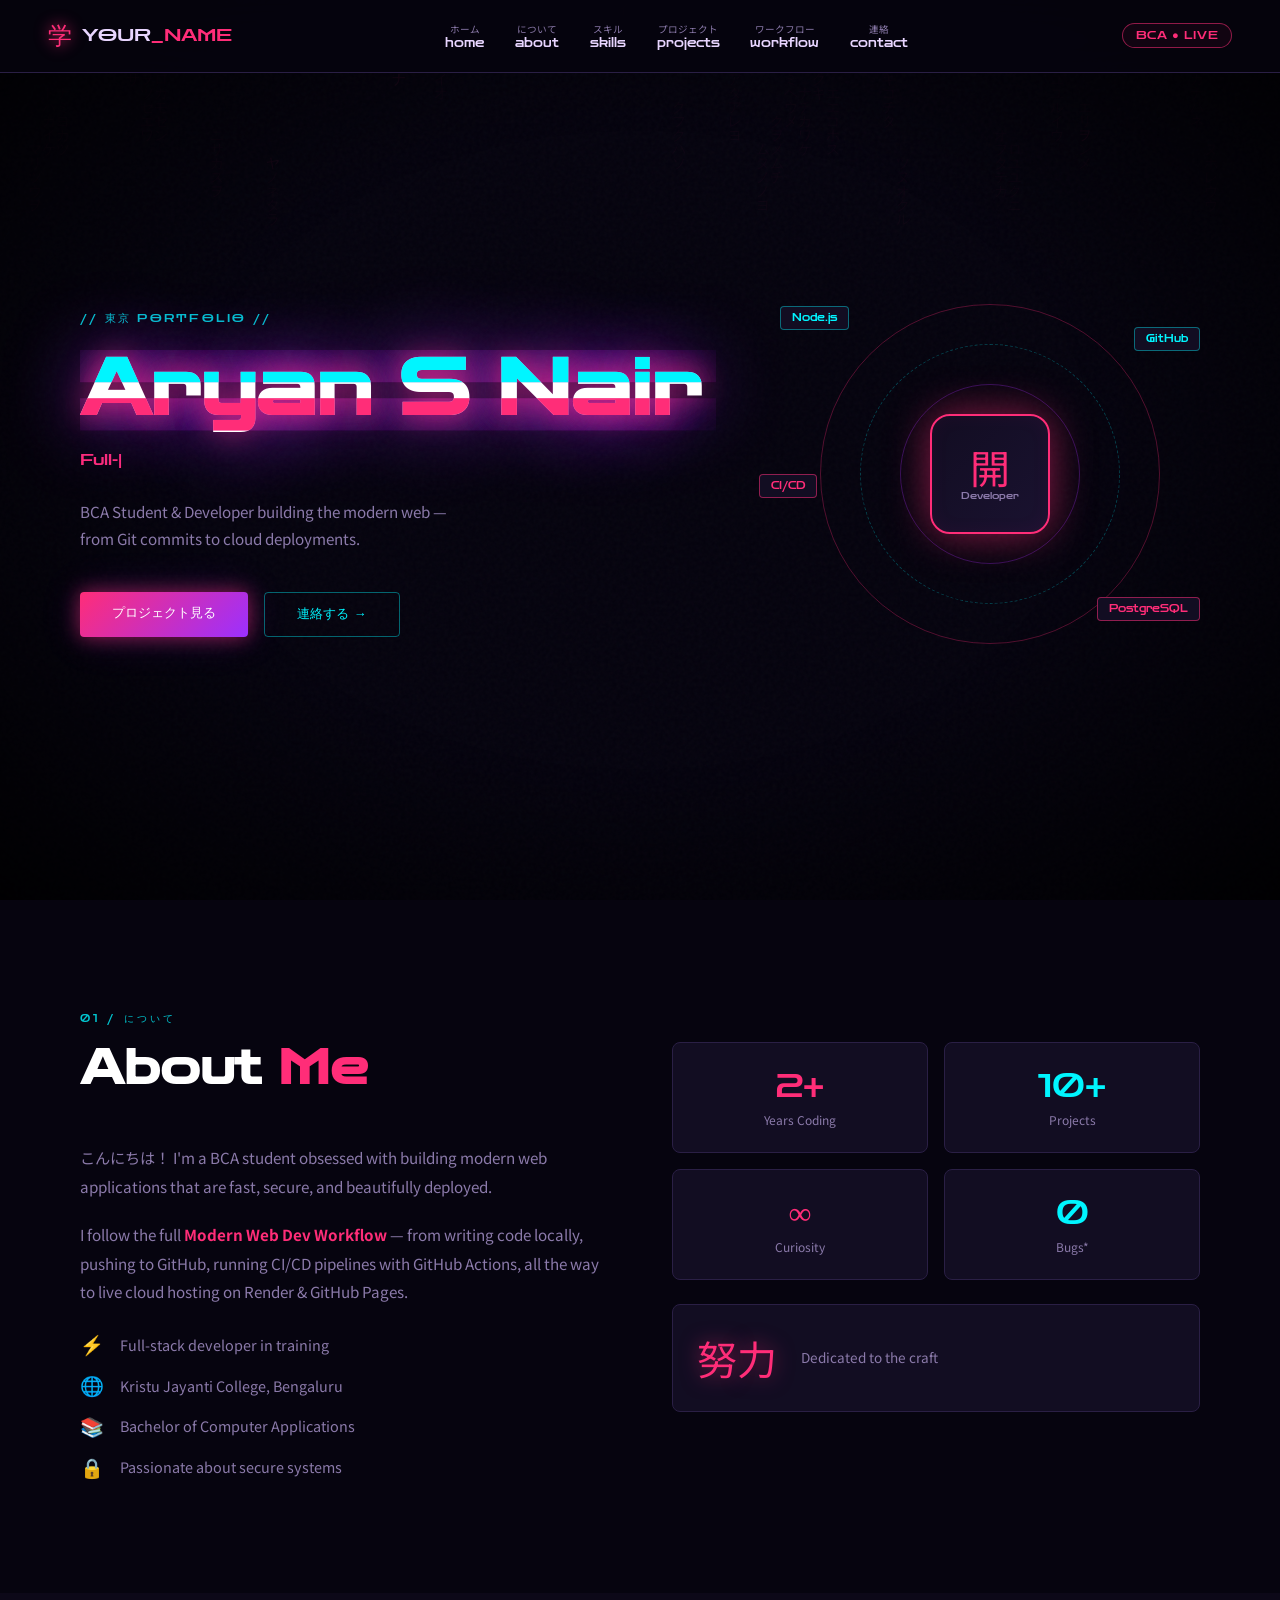
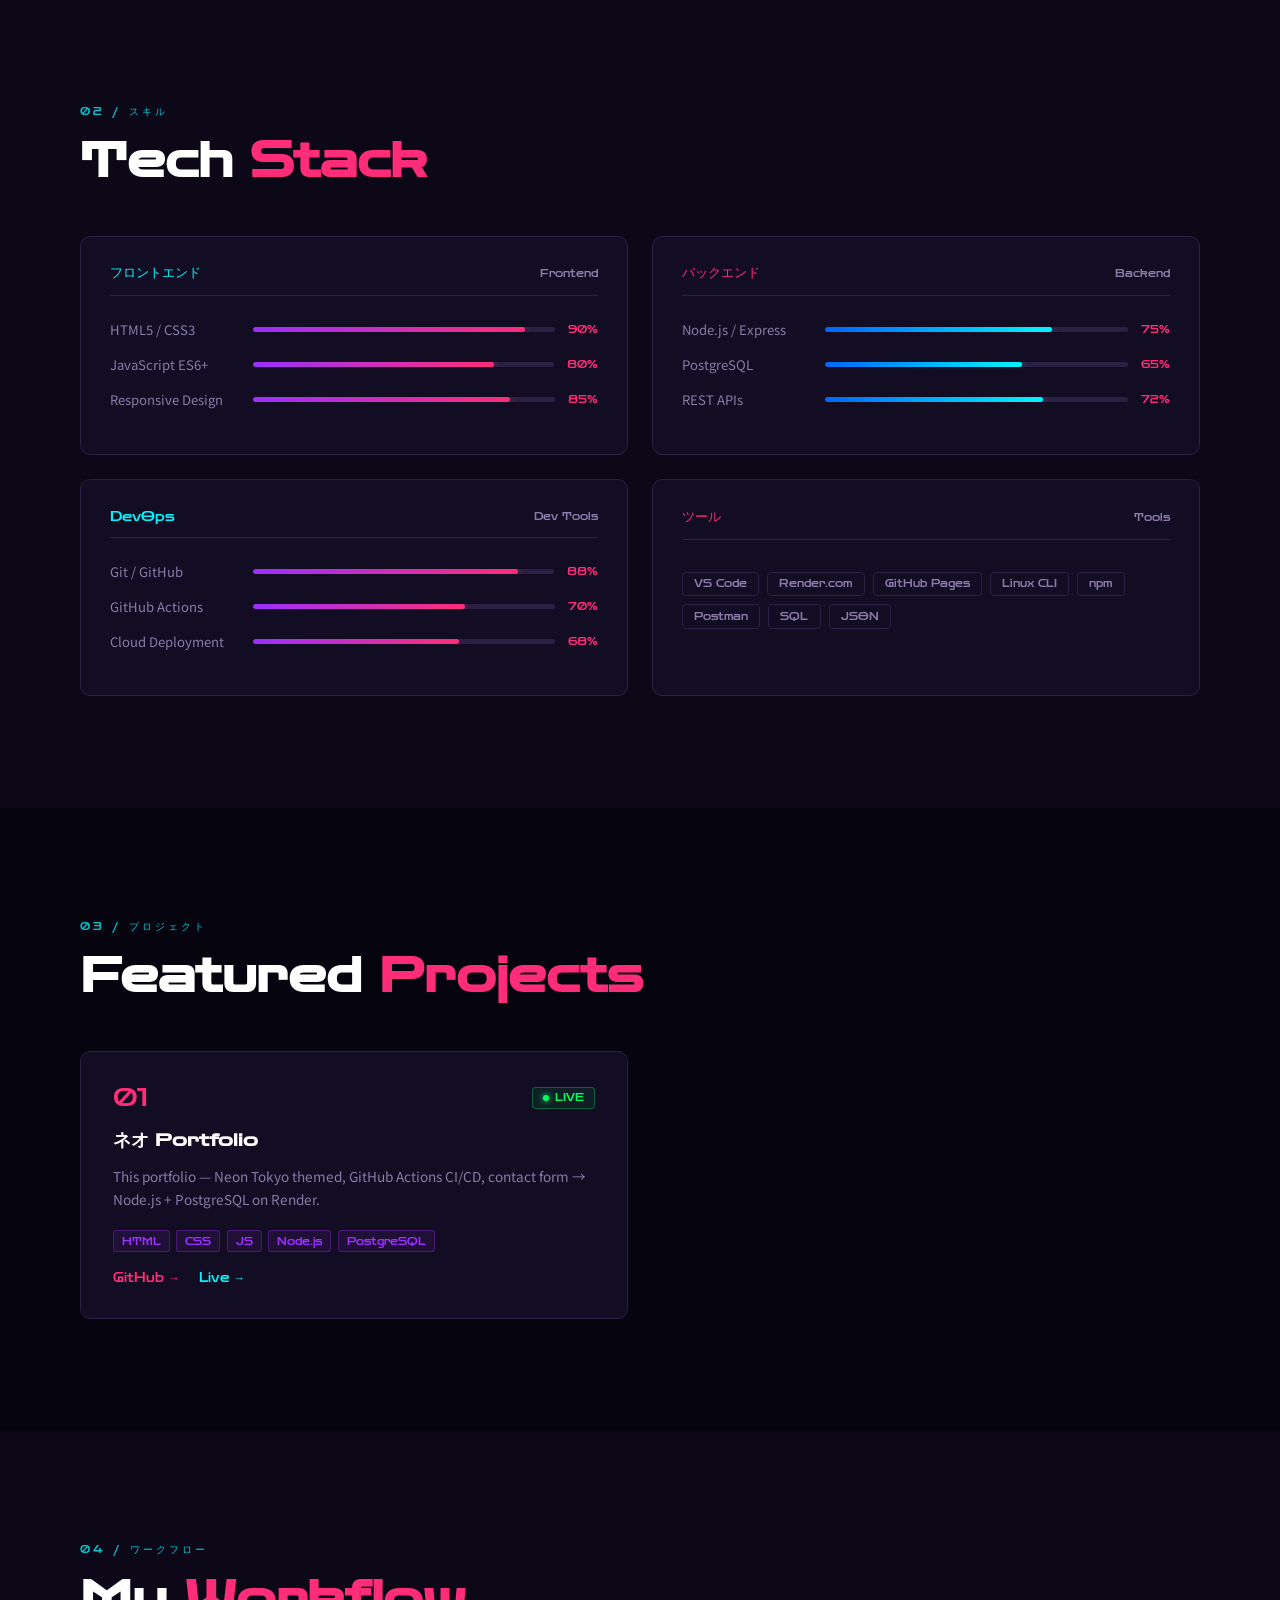
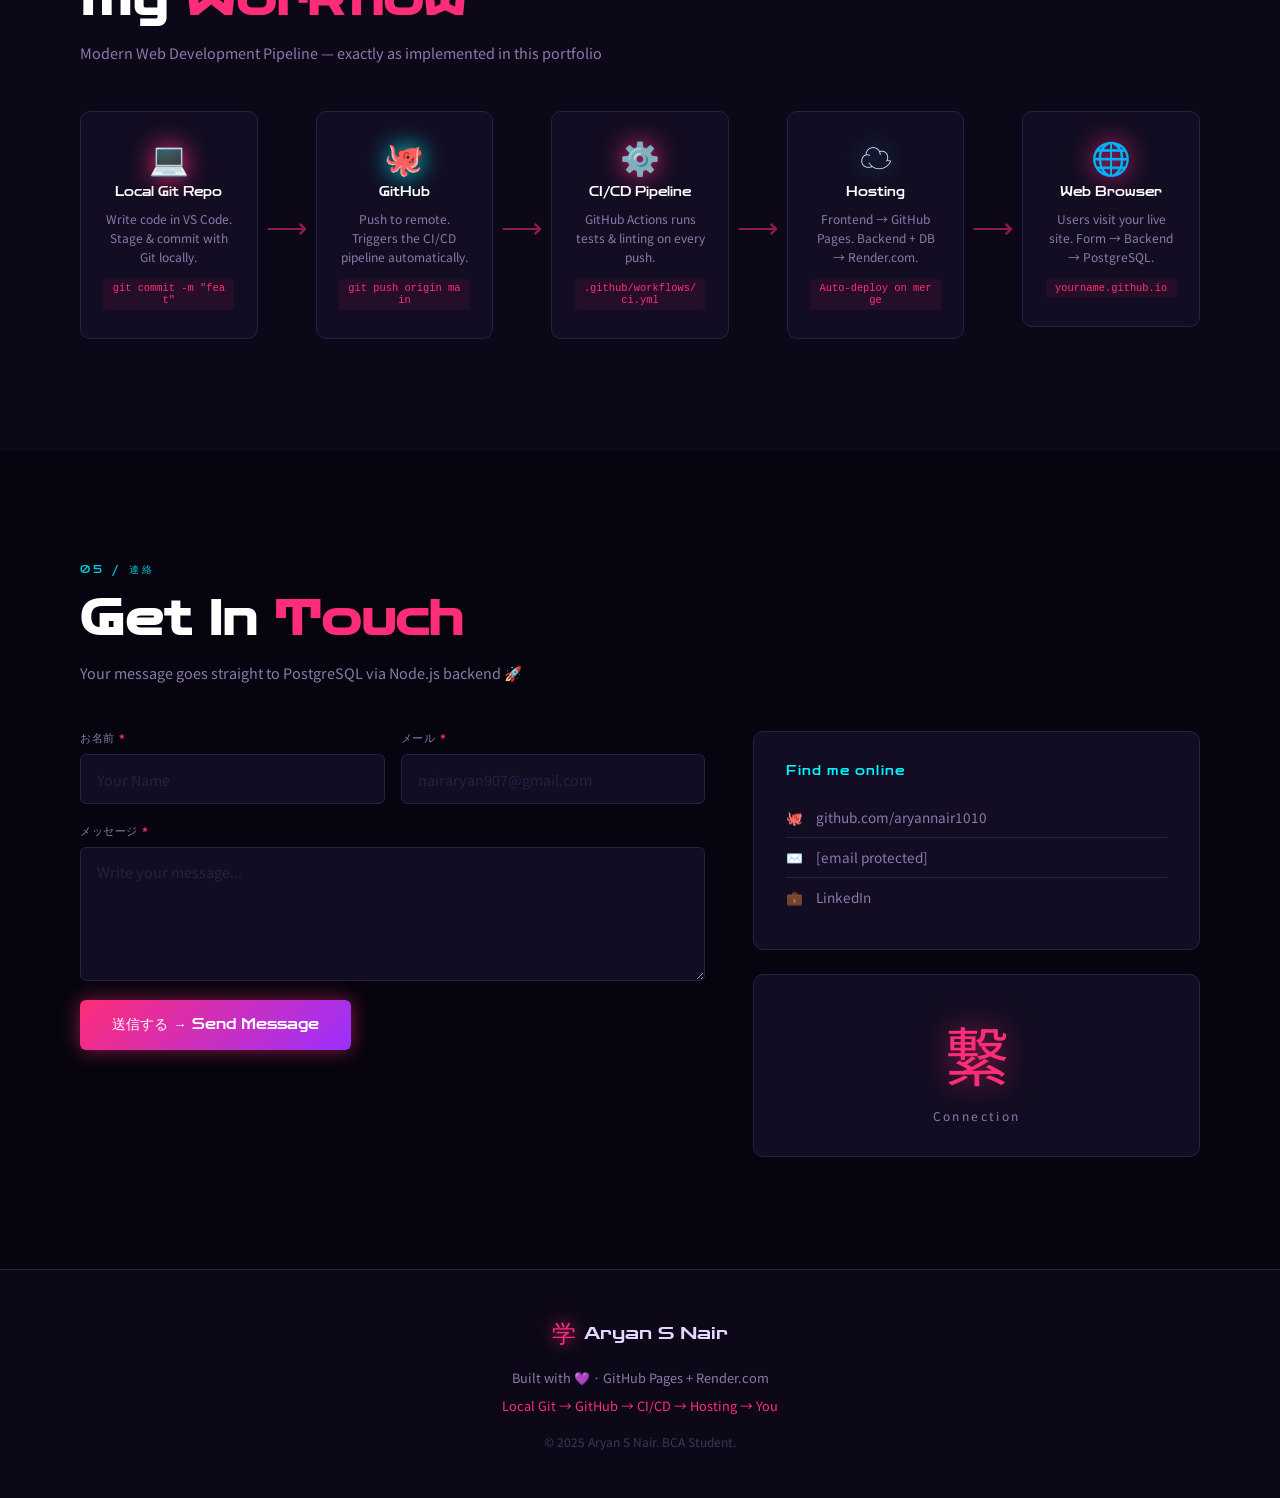
<file: index.html>
<!DOCTYPE html>
<html lang="en">
<head>
  <meta charset="UTF-8"/>
  <meta name="viewport" content="width=device-width, initial-scale=1.0"/>
  <title>Aryan S Nair — Portfolio</title>
  <link rel="preconnect" href="https://fonts.googleapis.com">
  <link href="https://fonts.googleapis.com/css2?family=Noto+Sans+JP:wght@300;400;700&family=Zen+Dots&family=Sawarabi+Gothic&display=swap" rel="stylesheet">
  <link rel="stylesheet" href="style.css"/>
</head>
<body>

  <canvas id="rain"></canvas>
  <div class="noise"></div>
  <div class="vignette"></div>

  <!-- NAV -->
  <nav id="navbar">
    <div class="nav-brand">
      <span class="kanji-logo">学</span>
      <span class="brand-text">YOUR<span class="pink">_NAME</span></span>
    </div>
    <ul class="nav-links">
      <li><a href="#hero"><span class="nav-jp">ホーム</span><span class="nav-en">home</span></a></li>
      <li><a href="#about"><span class="nav-jp">について</span><span class="nav-en">about</span></a></li>
      <li><a href="#skills"><span class="nav-jp">スキル</span><span class="nav-en">skills</span></a></li>
      <li><a href="#projects"><span class="nav-jp">プロジェクト</span><span class="nav-en">projects</span></a></li>
      <li><a href="#workflow"><span class="nav-jp">ワークフロー</span><span class="nav-en">workflow</span></a></li>
      <li><a href="#contact"><span class="nav-jp">連絡</span><span class="nav-en">contact</span></a></li>
    </ul>
    <div class="nav-pill">BCA <span class="pink">●</span> LIVE</div>
  </nav>

  <!-- ═══════════ HERO ═══════════ -->
  <section id="hero">
    <div class="hero-left">
      <div class="glitch-tag">// 東京 PORTFOLIO //</div>
      <h1 class="hero-name glitch" data-text="Aryan S Nair">Aryan S Nair</h1>
      <div class="hero-sub">
        <span id="typed"></span><span class="cursor-blink">|</span>
      </div>
      <p class="hero-desc">BCA Student &amp; Developer building the modern web —<br>from Git commits to cloud deployments.</p>
      <div class="hero-btns">
        <a href="#projects" class="btn-neon">プロジェクト見る</a>
        <a href="#contact" class="btn-ghost">連絡する →</a>
      </div>
    </div>
    <div class="hero-right">
      <div class="tokyo-art">
        <div class="ring r1"></div>
        <div class="ring r2"></div>
        <div class="ring r3"></div>
        <div class="avatar-hex">
          <span class="av-kanji">開</span>
          <span class="av-label">Developer</span>
        </div>
        <div class="ftag t1">Node.js</div>
        <div class="ftag t2">PostgreSQL</div>
        <div class="ftag t3">CI/CD</div>
        <div class="ftag t4">GitHub</div>
      </div>
    </div>
  </section>

  <!-- ═══════════ ABOUT ═══════════ -->
  <section id="about" class="section">
    <div class="sec-label">01 / について</div>
    <div class="about-wrap">
      <div class="about-left">
        <h2 class="sec-title">About <span class="pink">Me</span></h2>
        <p class="about-text">こんにちは！ I'm a BCA student obsessed with building modern web applications that are fast, secure, and beautifully deployed.</p>
        <p class="about-text">I follow the full <strong class="pink">Modern Web Dev Workflow</strong> — from writing code locally, pushing to GitHub, running CI/CD pipelines with GitHub Actions, all the way to live cloud hosting on Render &amp; GitHub Pages.</p>
        <div class="facts">
          <div class="fact"><span>⚡</span><span>Full-stack developer in training</span></div>
          <div class="fact"><span>🌐</span><span>Kristu Jayanti College, Bengaluru</span></div>
          <div class="fact"><span>📚</span><span>Bachelor of Computer Applications</span></div>
          <div class="fact"><span>🔒</span><span>Passionate about secure systems</span></div>
        </div>
      </div>
      <div class="about-right">
        <div class="stat-grid">
          <div class="stat-card"><div class="sv pink">2+</div><div class="sk">Years Coding</div></div>
          <div class="stat-card"><div class="sv cyan">10+</div><div class="sk">Projects</div></div>
          <div class="stat-card"><div class="sv pink">∞</div><div class="sk">Curiosity</div></div>
          <div class="stat-card"><div class="sv cyan">0</div><div class="sk">Bugs*</div></div>
        </div>
        <div class="about-badge">
          <span class="badge-kanji">努力</span>
          <span class="badge-text">Dedicated to the craft</span>
        </div>
      </div>
    </div>
  </section>

  <!-- ═══════════ SKILLS ═══════════ -->
  <section id="skills" class="section alt">
    <div class="sec-label">02 / スキル</div>
    <h2 class="sec-title">Tech <span class="pink">Stack</span></h2>
    <div class="skills-grid">
      <div class="skill-block">
        <div class="sk-head cyan">フロントエンド <span>Frontend</span></div>
        <div class="sk-row"><span>HTML5 / CSS3</span><div class="bt"><div class="bf pink" style="--w:90%"></div></div><span class="pct">90%</span></div>
        <div class="sk-row"><span>JavaScript ES6+</span><div class="bt"><div class="bf pink" style="--w:80%"></div></div><span class="pct">80%</span></div>
        <div class="sk-row"><span>Responsive Design</span><div class="bt"><div class="bf pink" style="--w:85%"></div></div><span class="pct">85%</span></div>
      </div>
      <div class="skill-block">
        <div class="sk-head pink">バックエンド <span>Backend</span></div>
        <div class="sk-row"><span>Node.js / Express</span><div class="bt"><div class="bf cyan" style="--w:75%"></div></div><span class="pct">75%</span></div>
        <div class="sk-row"><span>PostgreSQL</span><div class="bt"><div class="bf cyan" style="--w:65%"></div></div><span class="pct">65%</span></div>
        <div class="sk-row"><span>REST APIs</span><div class="bt"><div class="bf cyan" style="--w:72%"></div></div><span class="pct">72%</span></div>
      </div>
      <div class="skill-block">
        <div class="sk-head cyan">DevOps <span>Dev Tools</span></div>
        <div class="sk-row"><span>Git / GitHub</span><div class="bt"><div class="bf pink" style="--w:88%"></div></div><span class="pct">88%</span></div>
        <div class="sk-row"><span>GitHub Actions</span><div class="bt"><div class="bf pink" style="--w:70%"></div></div><span class="pct">70%</span></div>
        <div class="sk-row"><span>Cloud Deployment</span><div class="bt"><div class="bf pink" style="--w:68%"></div></div><span class="pct">68%</span></div>
      </div>
      <div class="skill-block">
        <div class="sk-head pink">ツール <span>Tools</span></div>
        <div class="pills">
          <span>VS Code</span><span>Render.com</span><span>GitHub Pages</span>
          <span>Linux CLI</span><span>npm</span><span>Postman</span>
          <span>SQL</span><span>JSON</span>
        </div>
      </div>
    </div>
  </section>

  <!-- ═══════════ PROJECTS ═══════════ -->
  <section id="projects" class="section">
    <div class="sec-label">03 / プロジェクト</div>
    <h2 class="sec-title">Featured <span class="pink">Projects</span></h2>
    <div class="proj-grid">
      <div class="proj-card">
        <div class="proj-top"><span class="proj-num pink">01</span><span class="badge-live"><span class="dg"></span>LIVE</span></div>
        <h3>ネオ Portfolio</h3>
        <p>This portfolio — Neon Tokyo themed, GitHub Actions CI/CD, contact form → Node.js + PostgreSQL on Render.</p>
        <div class="p-stack"><span>HTML</span><span>CSS</span><span>JS</span><span>Node.js</span><span>PostgreSQL</span></div>
        <div class="p-links"><a href="https://github.com/aryannair1010/project2" class="pl pink">GitHub →</a><a href="https://aryannair1010.github.io/project2/" class="pl cyan">Live →</a></div>
      </div>
    </div>
  </section>

  <!-- ═══════════ WORKFLOW ═══════════ -->
  <section id="workflow" class="section alt">
    <div class="sec-label">04 / ワークフロー</div>
    <h2 class="sec-title">My <span class="pink">Workflow</span></h2>
    <p class="wf-sub">Modern Web Development Pipeline — exactly as implemented in this portfolio</p>
    <div class="wf-flow">
      <div class="wf-step">
        <div class="wf-icon pg">💻</div>
        <div class="wf-name">Local Git Repo</div>
        <div class="wf-desc">Write code in VS Code. Stage &amp; commit with Git locally.</div>
        <code>git commit -m "feat"</code>
      </div>
      <div class="wf-arr">⟶</div>
      <div class="wf-step">
        <div class="wf-icon cg">🐙</div>
        <div class="wf-name">GitHub</div>
        <div class="wf-desc">Push to remote. Triggers the CI/CD pipeline automatically.</div>
        <code>git push origin main</code>
      </div>
      <div class="wf-arr">⟶</div>
      <div class="wf-step">
        <div class="wf-icon pg">⚙️</div>
        <div class="wf-name">CI/CD Pipeline</div>
        <div class="wf-desc">GitHub Actions runs tests &amp; linting on every push.</div>
        <code>.github/workflows/ci.yml</code>
      </div>
      <div class="wf-arr">⟶</div>
      <div class="wf-step">
        <div class="wf-icon cg">☁️</div>
        <div class="wf-name">Hosting</div>
        <div class="wf-desc">Frontend → GitHub Pages. Backend + DB → Render.com.</div>
        <code>Auto-deploy on merge</code>
      </div>
      <div class="wf-arr">⟶</div>
      <div class="wf-step">
        <div class="wf-icon pg">🌐</div>
        <div class="wf-name">Web Browser</div>
        <div class="wf-desc">Users visit your live site. Form → Backend → PostgreSQL.</div>
        <code>yourname.github.io</code>
      </div>
    </div>
  </section>

  <!-- ═══════════ CONTACT ═══════════ -->
  <section id="contact" class="section">
    <div class="sec-label">05 / 連絡</div>
    <h2 class="sec-title">Get In <span class="pink">Touch</span></h2>
    <p class="contact-sub">Your message goes straight to PostgreSQL via Node.js backend 🚀</p>
    <div class="contact-wrap">
      <form id="contact-form">
        <div class="form-row">
          <div class="fg">
            <label>お名前 <span class="pink">*</span></label>
            <input type="text" id="fname" placeholder="Your Name" required/>
          </div>
          <div class="fg">
            <label>メール <span class="pink">*</span></label>
            <input type="email" id="femail" placeholder="nairaryan907@gmail.com" required/>
          </div>
        </div>
        <div class="fg">
          <label>メッセージ <span class="pink">*</span></label>
          <textarea id="fmessage" rows="5" placeholder="Write your message..." required></textarea>
        </div>
        <button type="submit" id="submit-btn">
          <span id="btn-text">送信する → Send Message</span>
        </button>
        <div id="form-status"></div>
      </form>
      <div class="contact-side">
        <div class="ci-card">
          <div class="ci-title">Find me online</div>
          <a href="https://github.com/aryannair1010" class="ci-link" target="_blank"><span>🐙</span> github.com/aryannair1010</a>
          <a href="/cdn-cgi/l/email-protection#dca5b3a99cb9b1bdb5b0f2bfb3b1" class="ci-link"><span>✉️</span> <span class="__cf_email__" data-cfemail="9ee7f1ebdefbf3fff7f2b0fdf1f3">[email&#160;protected]</span></a>
          <a href="https://linkedin.com/in/aryannair1010" class="ci-link" target="_blank"><span>💼</span> LinkedIn</a>
        </div>
        <div class="kanji-art">
          <span>繋</span>
          <p>Connection</p>
        </div>
      </div>
    </div>
  </section>

  <footer>
    <div class="footer-in">
      <div class="footer-brand"><span class="kanji-logo">学</span> Aryan S Nair</div>
      <p>Built with 💜 · GitHub Pages + Render.com</p>
      <p class="pink">Local Git → GitHub → CI/CD → Hosting → You</p>
     <p style="opacity:.4;font-size:.75rem;margin-top:.5rem">© 2025 Aryan S Nair. BCA Student.</p>
    </div>
  </footer>

  <script src="script.js"></script>
</body>
</html>
</file>
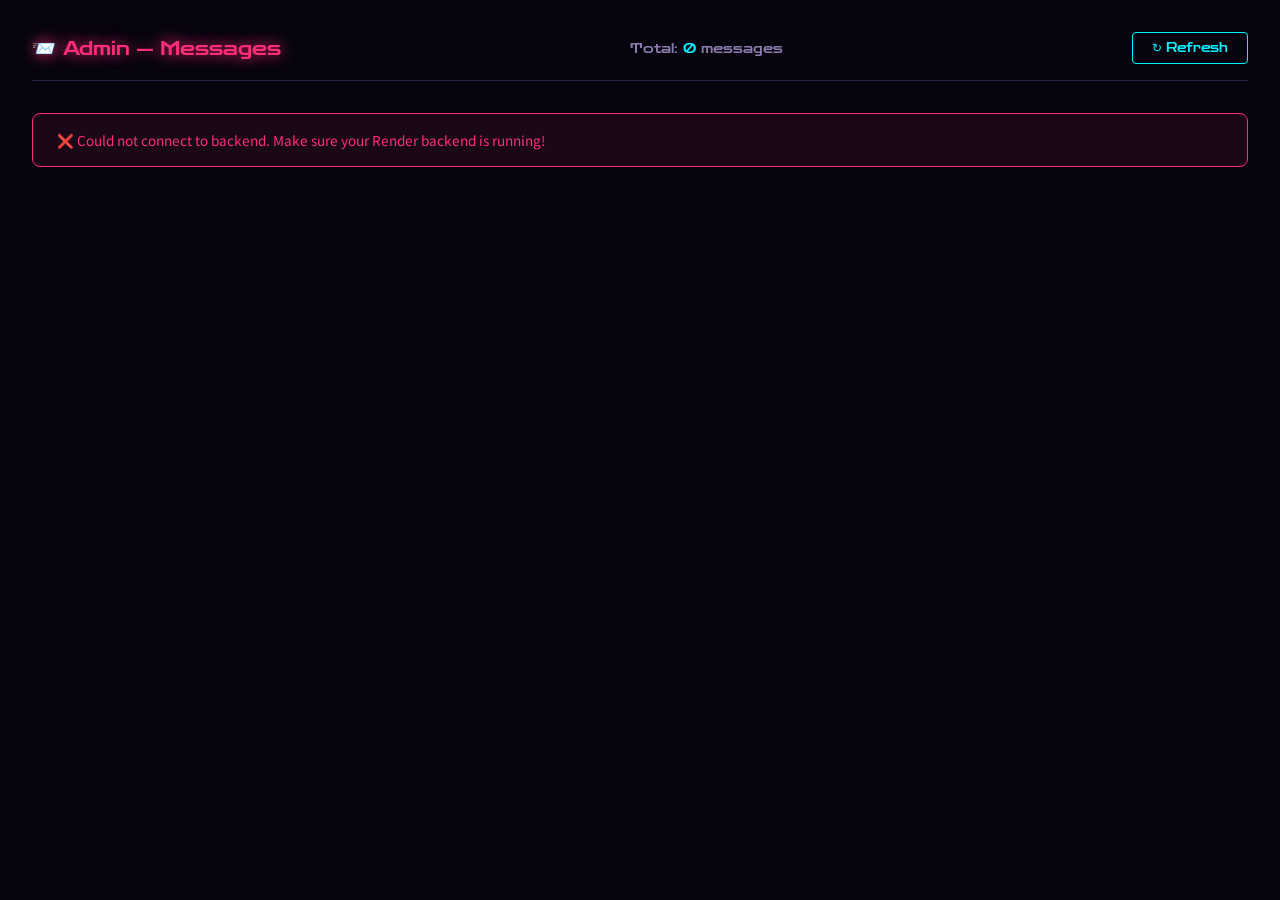
<file: admin.html>
<!DOCTYPE html>
<html lang="en">
<head>
  <meta charset="UTF-8"/>
  <meta name="viewport" content="width=device-width, initial-scale=1.0"/>
  <title>Admin — Messages</title>
  <link href="https://fonts.googleapis.com/css2?family=Zen+Dots&family=Noto+Sans+JP&display=swap" rel="stylesheet">
  <style>
    :root {
      --pink: #ff2d78;
      --cyan: #00f5ff;
      --bg: #06040f;
      --card: #120d22;
      --border: #2a1f45;
      --text: #e8d5ff;
      --muted: #8b7aaa;
    }

    * { box-sizing: border-box; margin: 0; padding: 0; }

    body {
      background: var(--bg);
      color: var(--text);
      font-family: 'Noto Sans JP', sans-serif;
      min-height: 100vh;
      padding: 2rem;
    }

    header {
      display: flex;
      align-items: center;
      justify-content: space-between;
      margin-bottom: 2rem;
      padding-bottom: 1rem;
      border-bottom: 1px solid var(--border);
    }

    .logo {
      font-family: 'Zen Dots', cursive;
      font-size: 1.2rem;
      color: var(--pink);
      text-shadow: 0 0 15px var(--pink);
    }

    .stats {
      font-family: 'Zen Dots', cursive;
      font-size: .8rem;
      color: var(--muted);
    }

    .stats span { color: var(--cyan); }

    .refresh-btn {
      font-family: 'Zen Dots', cursive;
      font-size: .75rem;
      padding: .5rem 1.2rem;
      background: transparent;
      border: 1px solid var(--cyan);
      color: var(--cyan);
      border-radius: 4px;
      cursor: pointer;
      transition: all .2s;
    }
    .refresh-btn:hover {
      background: rgba(0,245,255,.08);
      box-shadow: 0 0 15px rgba(0,245,255,.3);
    }

    #loading {
      text-align: center;
      padding: 4rem;
      font-family: 'Zen Dots', cursive;
      color: var(--muted);
      font-size: .9rem;
    }

    #error-msg {
      display: none;
      background: rgba(255,45,120,.08);
      border: 1px solid var(--pink);
      color: var(--pink);
      padding: 1rem 1.5rem;
      border-radius: 8px;
      font-size: .85rem;
      margin-bottom: 1.5rem;
    }

    #no-messages {
      display: none;
      text-align: center;
      padding: 4rem;
      color: var(--muted);
      font-family: 'Zen Dots', cursive;
      font-size: .85rem;
    }

    .messages-grid {
      display: grid;
      grid-template-columns: repeat(auto-fill, minmax(320px, 1fr));
      gap: 1.2rem;
    }

    .msg-card {
      background: var(--card);
      border: 1px solid var(--border);
      border-radius: 10px;
      padding: 1.5rem;
      transition: border-color .3s, transform .2s;
      position: relative;
      overflow: hidden;
    }
    .msg-card::before {
      content: '';
      position: absolute; top: 0; left: 0; right: 0; height: 2px;
      background: linear-gradient(90deg, var(--pink), var(--cyan));
    }
    .msg-card:hover {
      border-color: var(--pink);
      transform: translateY(-3px);
    }

    .msg-id {
      font-family: 'Zen Dots', cursive;
      font-size: .65rem;
      color: var(--muted);
      margin-bottom: .8rem;
    }
    .msg-id span { color: var(--pink); }

    .msg-name {
      font-family: 'Zen Dots', cursive;
      font-size: 1rem;
      color: #fff;
      margin-bottom: .3rem;
    }

    .msg-email {
      font-size: .8rem;
      color: var(--cyan);
      margin-bottom: 1rem;
      text-decoration: none;
    }
    .msg-email:hover { text-decoration: underline; }

    .msg-body {
      font-size: .85rem;
      color: var(--text);
      line-height: 1.7;
      background: rgba(255,255,255,.03);
      padding: .8rem;
      border-radius: 6px;
      border-left: 2px solid var(--pink);
    }

    .msg-time {
      font-size: .7rem;
      color: var(--muted);
      margin-top: .8rem;
      text-align: right;
    }
  </style>
</head>
<body>

  <header>
    <div class="logo">📨 Admin — Messages</div>
    <div class="stats">Total: <span id="count">...</span> messages</div>
    <button class="refresh-btn" onclick="loadMessages()">↻ Refresh</button>
  </header>

  <div id="error-msg">❌ Could not connect to backend. Make sure your Render backend is running!</div>
  <div id="loading">Loading messages...</div>
  <div id="no-messages">📭 No messages yet. Share your portfolio!</div>
  <div class="messages-grid" id="messages-grid"></div>

  <script>
    // ⚠️ Replace with your Render backend URL
    const BACKEND_URL = 'https://portfolio-backend-wjgs.onrender.com';

    async function loadMessages() {
      const loading   = document.getElementById('loading');
      const grid      = document.getElementById('messages-grid');
      const errorMsg  = document.getElementById('error-msg');
      const noMsg     = document.getElementById('no-messages');
      const count     = document.getElementById('count');

      loading.style.display = 'block';
      grid.innerHTML = '';
      errorMsg.style.display = 'none';
      noMsg.style.display = 'none';

      try {
        const res  = await fetch(`${BACKEND_URL}/messages`);
        const data = await res.json();
        const msgs = data.messages || [];

        loading.style.display = 'none';
        count.textContent = msgs.length;

        if (msgs.length === 0) {
          noMsg.style.display = 'block';
          return;
        }

        msgs.forEach(msg => {
          const date = msg.created_at
            ? new Date(msg.created_at).toLocaleString()
            : 'No date';

          const card = document.createElement('div');
          card.className = 'msg-card';
          card.innerHTML = `
            <div class="msg-id">ID: <span>#${msg.id}</span></div>
            <div class="msg-name">${escapeHtml(msg.name)}</div>
            <a class="msg-email" href="mailto:${escapeHtml(msg.email)}">${escapeHtml(msg.email)}</a>
            <div class="msg-body">${escapeHtml(msg.message)}</div>
            <div class="msg-time">📅 ${date}</div>
          `;
          grid.appendChild(card);
        });

      } catch (err) {
        loading.style.display = 'none';
        errorMsg.style.display = 'block';
        count.textContent = '0';
        console.error('Error:', err);
      }
    }

    function escapeHtml(str) {
      return String(str)
        .replace(/&/g, '&amp;')
        .replace(/</g, '&lt;')
        .replace(/>/g, '&gt;');
    }

    // Load on page open
    loadMessages();
  </script>

</body>
</html>
</file>
<file: style.css>
/* ══════════════════════════════════════
   NEON TOKYO — Portfolio CSS
   ══════════════════════════════════════ */

:root {
  --pink:    #ff2d78;
  --pink-dim: #ff2d7888;
  --cyan:    #00f5ff;
  --cyan-dim: #00f5ff66;
  --purple:  #9b30ff;
  --bg:      #06040f;
  --bg2:     #0c0818;
  --card:    #120d22;
  --card2:   #1a1230;
  --border:  #2a1f45;
  --text:    #e8d5ff;
  --muted:   #8b7aaa;
  --font-display: 'Zen Dots', cursive;
  --font-body:    'Noto Sans JP', sans-serif;
}

*, *::before, *::after { box-sizing: border-box; margin: 0; padding: 0; }

html { scroll-behavior: smooth; }

body {
  background: var(--bg);
  color: var(--text);
  font-family: var(--font-body);
  overflow-x: hidden;
  cursor: crosshair;
}

/* ── Canvas rain ── */
#rain {
  position: fixed; inset: 0;
  pointer-events: none;
  z-index: 0; opacity: .07;
}

/* ── Noise overlay ── */
.noise {
  position: fixed; inset: 0; z-index: 1;
  pointer-events: none;
  background-image: url("data:image/svg+xml,%3Csvg viewBox='0 0 256 256' xmlns='http://www.w3.org/2000/svg'%3E%3Cfilter id='n'%3E%3CfeTurbulence type='fractalNoise' baseFrequency='0.9' numOctaves='4' stitchTiles='stitch'/%3E%3C/filter%3E%3Crect width='100%25' height='100%25' filter='url(%23n)' opacity='1'/%3E%3C/svg%3E");
  opacity: .03;
}

.vignette {
  position: fixed; inset: 0; z-index: 1; pointer-events: none;
  background: radial-gradient(ellipse at center, transparent 50%, rgba(0,0,0,.85) 100%);
}

/* ══════════ NAVBAR ══════════ */
#navbar {
  position: fixed; top: 0; left: 0; right: 0; z-index: 100;
  display: flex; align-items: center; gap: 2rem;
  padding: .9rem 3rem;
  background: rgba(6,4,15,.85);
  backdrop-filter: blur(20px);
  border-bottom: 1px solid var(--border);
}

.nav-brand {
  display: flex; align-items: center; gap: .6rem;
  font-family: var(--font-display); font-size: 1.1rem;
  text-decoration: none; color: var(--text);
  flex-shrink: 0;
}

.kanji-logo {
  font-size: 1.5rem; color: var(--pink);
  text-shadow: 0 0 15px var(--pink);
}

.nav-links {
  display: flex; gap: 0; list-style: none;
  margin: 0 auto;
}

.nav-links a {
  display: flex; flex-direction: column; align-items: center;
  padding: .4rem .9rem; text-decoration: none;
  border: 1px solid transparent; border-radius: 4px;
  transition: all .2s;
}

.nav-jp { font-size: .6rem; color: var(--muted); }
.nav-en { font-size: .75rem; color: var(--text); font-family: var(--font-display); }

.nav-links a:hover {
  border-color: var(--pink-dim);
  background: rgba(255,45,120,.06);
}
.nav-links a:hover .nav-en { color: var(--pink); }

.nav-pill {
  flex-shrink: 0;
  font-family: var(--font-display); font-size: .7rem;
  padding: .3rem .8rem; border: 1px solid var(--pink-dim);
  border-radius: 20px; color: var(--pink);
  background: rgba(255,45,120,.05);
  letter-spacing: .05em;
}

/* ══════════ HERO ══════════ */
#hero {
  position: relative; z-index: 2;
  min-height: 100vh;
  display: flex; align-items: center;
  padding: 7rem 5rem 4rem;
  gap: 4rem;
}

.hero-left { flex: 1; }

.glitch-tag {
  font-family: var(--font-display); font-size: .7rem;
  color: var(--cyan); letter-spacing: .2em;
  margin-bottom: 1.5rem; opacity: .8;
}

.hero-name {
  font-family: var(--font-display);
  font-size: clamp(2.5rem, 6vw, 5rem);
  line-height: 1.05;
  color: #fff;
  text-shadow: 0 0 30px var(--pink-dim), 0 0 80px var(--purple);
  margin-bottom: 1.2rem;
}

/* Glitch effect */
.glitch { position: relative; }
.glitch::before, .glitch::after {
  content: attr(data-text);
  position: absolute; inset: 0;
  font-family: var(--font-display);
}
.glitch::before {
  color: var(--cyan); clip-path: polygon(0 0,100% 0,100% 40%,0 40%);
  animation: glitch1 3s infinite steps(1);
}
.glitch::after {
  color: var(--pink); clip-path: polygon(0 60%,100% 60%,100% 100%,0 100%);
  animation: glitch2 3s infinite steps(1);
}
@keyframes glitch1 {
  0%,90%  { transform: none; opacity: 0; }
  91%     { transform: translateX(-4px); opacity: .7; }
  93%     { transform: translateX(4px); opacity: .5; }
  95%,100%{ transform: none; opacity: 0; }
}
@keyframes glitch2 {
  0%,85%  { transform: none; opacity: 0; }
  86%     { transform: translateX(4px); opacity: .6; }
  89%     { transform: translateX(-3px); opacity: .4; }
  92%,100%{ transform: none; opacity: 0; }
}

.hero-sub {
  font-family: var(--font-display); font-size: 1rem;
  color: var(--pink); margin-bottom: 1.5rem; min-height: 1.5em;
}

.cursor-blink { animation: blink .7s step-end infinite; }
@keyframes blink { 50% { opacity: 0; } }

.hero-desc {
  color: var(--muted); line-height: 1.8;
  margin-bottom: 2.5rem; font-size: .95rem;
}

.hero-btns { display: flex; gap: 1rem; flex-wrap: wrap; }

.btn-neon {
  font-family: var(--font-display); font-size: .8rem;
  padding: .8rem 2rem; text-decoration: none;
  background: linear-gradient(135deg, var(--pink), var(--purple));
  color: #fff; border-radius: 4px;
  box-shadow: 0 0 20px var(--pink-dim), 0 0 40px rgba(155,48,255,.2);
  transition: all .3s;
}
.btn-neon:hover {
  box-shadow: 0 0 30px var(--pink), 0 0 60px var(--purple);
  transform: translateY(-2px);
}

.btn-ghost {
  font-family: var(--font-display); font-size: .8rem;
  padding: .8rem 2rem; text-decoration: none;
  border: 1px solid var(--cyan-dim);
  color: var(--cyan); border-radius: 4px;
  transition: all .3s;
}
.btn-ghost:hover {
  background: rgba(0,245,255,.07);
  border-color: var(--cyan);
  box-shadow: 0 0 20px var(--cyan-dim);
}

/* ── Hero art ── */
.hero-right { flex: 0 0 420px; position: relative; height: 420px; }

.tokyo-art {
  position: relative; width: 100%; height: 100%;
  display: flex; align-items: center; justify-content: center;
}

.ring {
  position: absolute; border-radius: 50%;
  border: 1px solid; animation: spin linear infinite;
}
.r1 {
  width: 340px; height: 340px;
  border-color: rgba(255,45,120,.3);
  animation-duration: 20s;
}
.r2 {
  width: 260px; height: 260px;
  border-color: rgba(0,245,255,.25);
  animation-duration: 14s; animation-direction: reverse;
  border-style: dashed;
}
.r3 {
  width: 180px; height: 180px;
  border-color: rgba(155,48,255,.3);
  animation-duration: 9s;
}
@keyframes spin { to { transform: rotate(360deg); } }

.avatar-hex {
  width: 120px; height: 120px; z-index: 2;
  background: linear-gradient(135deg, var(--card), var(--card2));
  border: 2px solid var(--pink);
  border-radius: 20px;
  display: flex; flex-direction: column;
  align-items: center; justify-content: center;
  box-shadow: 0 0 40px var(--pink-dim), inset 0 0 20px rgba(255,45,120,.05);
}
.av-kanji { font-size: 2.5rem; color: var(--pink); line-height: 1; }
.av-label { font-family: var(--font-display); font-size: .55rem; color: var(--muted); margin-top: .2rem; }

.ftag {
  position: absolute; z-index: 3;
  font-family: var(--font-display); font-size: .6rem;
  padding: .3rem .7rem;
  background: var(--card); border-radius: 4px;
  animation: float 3s ease-in-out infinite;
}
.t1 { top: 10%; left: 0%; border: 1px solid var(--cyan-dim); color: var(--cyan); animation-delay: 0s; }
.t2 { bottom: 15%; right: 0%; border: 1px solid var(--pink-dim); color: var(--pink); animation-delay: .8s; }
.t3 { top: 50%; left: -5%; border: 1px solid var(--pink-dim); color: var(--pink); animation-delay: 1.5s; }
.t4 { top: 15%; right: 0%; border: 1px solid var(--cyan-dim); color: var(--cyan); animation-delay: 2.2s; }

@keyframes float {
  0%,100% { transform: translateY(0); }
  50%      { transform: translateY(-8px); }
}

/* ══════════ SECTION SHARED ══════════ */
.section { position: relative; z-index: 2; padding: 7rem 5rem; }
.section.alt { background: var(--bg2); }

.sec-label {
  font-family: var(--font-display); font-size: .65rem;
  color: var(--cyan); letter-spacing: .3em;
  margin-bottom: 1rem; opacity: .8;
}

.sec-title {
  font-family: var(--font-display);
  font-size: clamp(2rem, 4vw, 3rem);
  color: #fff; margin-bottom: 3rem;
  line-height: 1.1;
}

.pink  { color: var(--pink); }
.cyan  { color: var(--cyan); }

/* ══════════ ABOUT ══════════ */
.about-wrap { display: grid; grid-template-columns: 1fr 1fr; gap: 4rem; align-items: start; }

.about-text { color: var(--muted); line-height: 1.9; margin-bottom: 1.2rem; font-size: .95rem; }

.facts { display: flex; flex-direction: column; gap: .8rem; margin-top: 1.5rem; }
.fact  { display: flex; gap: 1rem; align-items: center; color: var(--muted); font-size: .9rem; }
.fact span:first-child { font-size: 1.2rem; }

.stat-grid { display: grid; grid-template-columns: 1fr 1fr; gap: 1rem; margin-bottom: 1.5rem; }
.stat-card {
  background: var(--card); border: 1px solid var(--border);
  border-radius: 8px; padding: 1.5rem; text-align: center;
  transition: border-color .3s;
}
.stat-card:hover { border-color: var(--pink-dim); }
.sv { font-family: var(--font-display); font-size: 2rem; }
.sk { font-size: .75rem; color: var(--muted); margin-top: .3rem; }

.about-badge {
  background: var(--card); border: 1px solid var(--border);
  border-radius: 8px; padding: 1.5rem;
  display: flex; align-items: center; gap: 1.5rem;
}
.badge-kanji {
  font-size: 2.5rem; color: var(--pink);
  text-shadow: 0 0 20px var(--pink-dim);
}
.badge-text { color: var(--muted); font-size: .85rem; line-height: 1.6; }

/* ══════════ SKILLS ══════════ */
.skills-grid { display: grid; grid-template-columns: repeat(2, 1fr); gap: 1.5rem; }

.skill-block {
  background: var(--card); border: 1px solid var(--border);
  border-radius: 10px; padding: 1.8rem;
  transition: border-color .3s;
}
.skill-block:hover { border-color: var(--pink-dim); }

.sk-head {
  font-family: var(--font-display); font-size: .8rem;
  margin-bottom: 1.5rem; padding-bottom: .8rem;
  border-bottom: 1px solid var(--border);
  display: flex; justify-content: space-between; align-items: center;
}
.sk-head span { font-size: .65rem; color: var(--muted); }
.sk-head.pink { color: var(--pink); }
.sk-head.cyan { color: var(--cyan); }

.sk-row {
  display: flex; align-items: center;
  gap: .8rem; margin-bottom: 1rem; font-size: .82rem; color: var(--muted);
}
.sk-row span:first-child { flex: 0 0 130px; }
.bt { flex: 1; height: 5px; background: var(--border); border-radius: 3px; overflow: hidden; }
.bf {
  height: 100%; border-radius: 3px;
  width: var(--w);
  animation: fillBar 1.5s ease forwards;
}
.bf.pink { background: linear-gradient(90deg, var(--purple), var(--pink)); box-shadow: 0 0 8px var(--pink-dim); }
.bf.cyan { background: linear-gradient(90deg, #0066ff, var(--cyan)); box-shadow: 0 0 8px var(--cyan-dim); }
@keyframes fillBar { from { width: 0; } to { width: var(--w); } }

.pct { font-family: var(--font-display); font-size: .65rem; color: var(--pink); }

.pills { display: flex; flex-wrap: wrap; gap: .5rem; padding-top: .5rem; }
.pills span {
  font-family: var(--font-display); font-size: .65rem;
  padding: .3rem .7rem; border-radius: 4px;
  border: 1px solid var(--border); color: var(--muted);
  transition: all .2s;
}
.pills span:hover { border-color: var(--pink); color: var(--pink); }

/* ══════════ PROJECTS ══════════ */
.proj-grid { display: grid; grid-template-columns: repeat(2, 1fr); gap: 1.5rem; }

.proj-card {
  background: var(--card); border: 1px solid var(--border);
  border-radius: 10px; padding: 2rem;
  transition: all .3s; position: relative; overflow: hidden;
}
.proj-card::before {
  content: '';
  position: absolute; top: 0; left: 0; right: 0; height: 2px;
  background: linear-gradient(90deg, var(--pink), var(--purple), var(--cyan));
  transform: scaleX(0); transform-origin: left;
  transition: transform .4s;
}
.proj-card:hover::before { transform: scaleX(1); }
.proj-card:hover { border-color: var(--pink-dim); transform: translateY(-4px); }

.proj-top { display: flex; justify-content: space-between; align-items: center; margin-bottom: 1rem; }
.proj-num { font-family: var(--font-display); font-size: 1.5rem; }

.badge-live, .badge-wip {
  font-family: var(--font-display); font-size: .6rem;
  padding: .25rem .6rem; border-radius: 4px;
  display: flex; align-items: center; gap: .4rem;
}
.badge-live { background: rgba(0,255,100,.08); border: 1px solid rgba(0,255,100,.3); color: #00ff64; }
.badge-wip  { background: rgba(255,200,0,.08); border: 1px solid rgba(255,200,0,.3); color: #ffc800; }

.dg, .dy {
  width: 6px; height: 6px; border-radius: 50%;
  animation: pulse 1.5s ease-in-out infinite;
}
.dg { background: #00ff64; box-shadow: 0 0 6px #00ff64; }
.dy { background: #ffc800; box-shadow: 0 0 6px #ffc800; }
@keyframes pulse { 0%,100% { opacity: 1; } 50% { opacity: .4; } }

.proj-card h3 {
  font-family: var(--font-display); font-size: 1.1rem;
  color: #fff; margin-bottom: .8rem;
}
.proj-card p { color: var(--muted); font-size: .85rem; line-height: 1.7; margin-bottom: 1.2rem; }

.p-stack { display: flex; flex-wrap: wrap; gap: .4rem; margin-bottom: 1.2rem; }
.p-stack span {
  font-size: .65rem; font-family: var(--font-display);
  padding: .2rem .5rem; border-radius: 3px;
  background: rgba(155,48,255,.1); border: 1px solid rgba(155,48,255,.3); color: var(--purple);
}

.p-links { display: flex; gap: 1.2rem; }
.pl {
  font-family: var(--font-display); font-size: .75rem;
  text-decoration: none; transition: opacity .2s;
}
.pl:hover { opacity: .7; }
.pl.pink { color: var(--pink); }
.pl.cyan { color: var(--cyan); }

.add-card {
  display: flex; flex-direction: column;
  align-items: center; justify-content: center; gap: .8rem;
  border-style: dashed; cursor: pointer; min-height: 200px;
}
.add-card:hover { border-color: var(--cyan-dim); }
.add-plus { font-size: 3rem; color: var(--border); }
.add-card p { color: var(--muted); font-size: .85rem; text-align: center; }
.add-card code { font-family: var(--font-display); font-size: .7rem; color: var(--cyan); }

/* ══════════ WORKFLOW ══════════ */
.wf-sub { color: var(--muted); font-size: .9rem; margin-bottom: 3rem; margin-top: -2rem; }

.wf-flow {
  display: flex; align-items: flex-start;
  gap: 0; flex-wrap: wrap; justify-content: center;
}

.wf-step {
  background: var(--card); border: 1px solid var(--border);
  border-radius: 10px; padding: 1.8rem 1.4rem;
  text-align: center; flex: 1; min-width: 140px; max-width: 180px;
  transition: all .3s;
}
.wf-step:hover { transform: translateY(-6px); }

.wf-icon {
  font-size: 2rem; margin-bottom: .8rem;
  display: block; line-height: 1;
}
.wf-icon.pg { filter: drop-shadow(0 0 12px var(--pink)); }
.wf-icon.cg { filter: drop-shadow(0 0 12px var(--cyan)); }

.wf-name {
  font-family: var(--font-display); font-size: .75rem;
  color: #fff; margin-bottom: .6rem;
}
.wf-desc { font-size: .75rem; color: var(--muted); line-height: 1.6; margin-bottom: .8rem; }
.wf-step code {
  font-size: .65rem; color: var(--pink);
  background: rgba(255,45,120,.08);
  padding: .2rem .5rem; border-radius: 3px;
  display: block; word-break: break-all;
}

.wf-arr {
  font-size: 1.8rem; color: var(--pink-dim);
  padding: 0 .5rem; flex-shrink: 0;
  align-self: center;
  animation: arrowPulse 2s ease-in-out infinite;
}
@keyframes arrowPulse { 0%,100% { opacity: .4; } 50% { opacity: 1; } }

/* ══════════ CONTACT ══════════ */
.contact-sub {
  color: var(--muted); font-size: .9rem;
  margin-bottom: 3rem; margin-top: -2rem;
}

.contact-wrap { display: grid; grid-template-columns: 1.4fr 1fr; gap: 3rem; align-items: start; }

#contact-form { display: flex; flex-direction: column; gap: 1.2rem; }

.form-row { display: grid; grid-template-columns: 1fr 1fr; gap: 1rem; }

.fg { display: flex; flex-direction: column; gap: .5rem; }
.fg label { font-family: var(--font-display); font-size: .7rem; color: var(--muted); letter-spacing: .05em; }

.fg input, .fg textarea {
  background: var(--card); border: 1px solid var(--border);
  color: var(--text); padding: .85rem 1rem;
  border-radius: 6px; font-family: var(--font-body); font-size: .9rem;
  outline: none; transition: border-color .3s, box-shadow .3s;
  resize: vertical;
}
.fg input::placeholder, .fg textarea::placeholder { color: var(--border); }
.fg input:focus, .fg textarea:focus {
  border-color: var(--pink);
  box-shadow: 0 0 15px var(--pink-dim);
}

#submit-btn {
  font-family: var(--font-display); font-size: .85rem;
  padding: 1rem 2rem; border: none; border-radius: 6px;
  background: linear-gradient(135deg, var(--pink), var(--purple));
  color: #fff; cursor: pointer;
  box-shadow: 0 0 20px var(--pink-dim);
  transition: all .3s; align-self: flex-start;
}
#submit-btn:hover {
  box-shadow: 0 0 35px var(--pink), 0 0 60px var(--purple);
  transform: translateY(-2px);
}
#submit-btn:disabled { opacity: .5; cursor: not-allowed; }

#form-status {
  font-family: var(--font-display); font-size: .8rem;
  padding: .6rem 1rem; border-radius: 4px;
  display: none;
}
#form-status.success {
  display: block; background: rgba(0,255,100,.08);
  border: 1px solid rgba(0,255,100,.3); color: #00ff64;
}
#form-status.error {
  display: block; background: rgba(255,45,120,.08);
  border: 1px solid var(--pink-dim); color: var(--pink);
}

.ci-card {
  background: var(--card); border: 1px solid var(--border);
  border-radius: 10px; padding: 2rem; margin-bottom: 1.5rem;
}
.ci-title {
  font-family: var(--font-display); font-size: .75rem;
  color: var(--cyan); margin-bottom: 1.2rem; letter-spacing: .1em;
}
.ci-link {
  display: flex; align-items: center; gap: .8rem;
  color: var(--muted); text-decoration: none; font-size: .85rem;
  padding: .6rem 0; border-bottom: 1px solid var(--border);
  transition: color .2s;
}
.ci-link:last-child { border-bottom: none; }
.ci-link:hover { color: var(--pink); }

.kanji-art {
  background: var(--card); border: 1px solid var(--border);
  border-radius: 10px; padding: 2rem;
  text-align: center;
}
.kanji-art span {
  font-size: 4rem; color: var(--pink);
  display: block; text-shadow: 0 0 30px var(--pink-dim);
}
.kanji-art p { font-size: .75rem; color: var(--muted); margin-top: .5rem; letter-spacing: .2em; }

/* ══════════ FOOTER ══════════ */
footer {
  position: relative; z-index: 2;
  background: var(--bg2); border-top: 1px solid var(--border);
  padding: 3rem 5rem; text-align: center;
}
.footer-in { display: flex; flex-direction: column; align-items: center; gap: .6rem; }
.footer-brand {
  font-family: var(--font-display); font-size: 1.1rem;
  color: var(--text); margin-bottom: .5rem;
  display: flex; align-items: center; gap: .5rem;
}
footer p { color: var(--muted); font-size: .8rem; }

/* ══════════ RESPONSIVE ══════════ */
@media (max-width: 1024px) {
  #hero { padding: 6rem 3rem 4rem; flex-direction: column; }
  .hero-right { flex: 0 0 300px; width: 100%; align-self: center; }
  .about-wrap { grid-template-columns: 1fr; }
  .wf-flow { gap: 1rem; }
  .wf-arr { display: none; }
}

@media (max-width: 768px) {
  .section { padding: 5rem 2rem; }
  #navbar { padding: .9rem 1.5rem; }
  .nav-links { display: none; }
  #hero { padding: 5rem 2rem 3rem; }
  .skills-grid, .proj-grid { grid-template-columns: 1fr; }
  .contact-wrap { grid-template-columns: 1fr; }
  .form-row { grid-template-columns: 1fr; }
  footer { padding: 2rem; }
}
</file>
